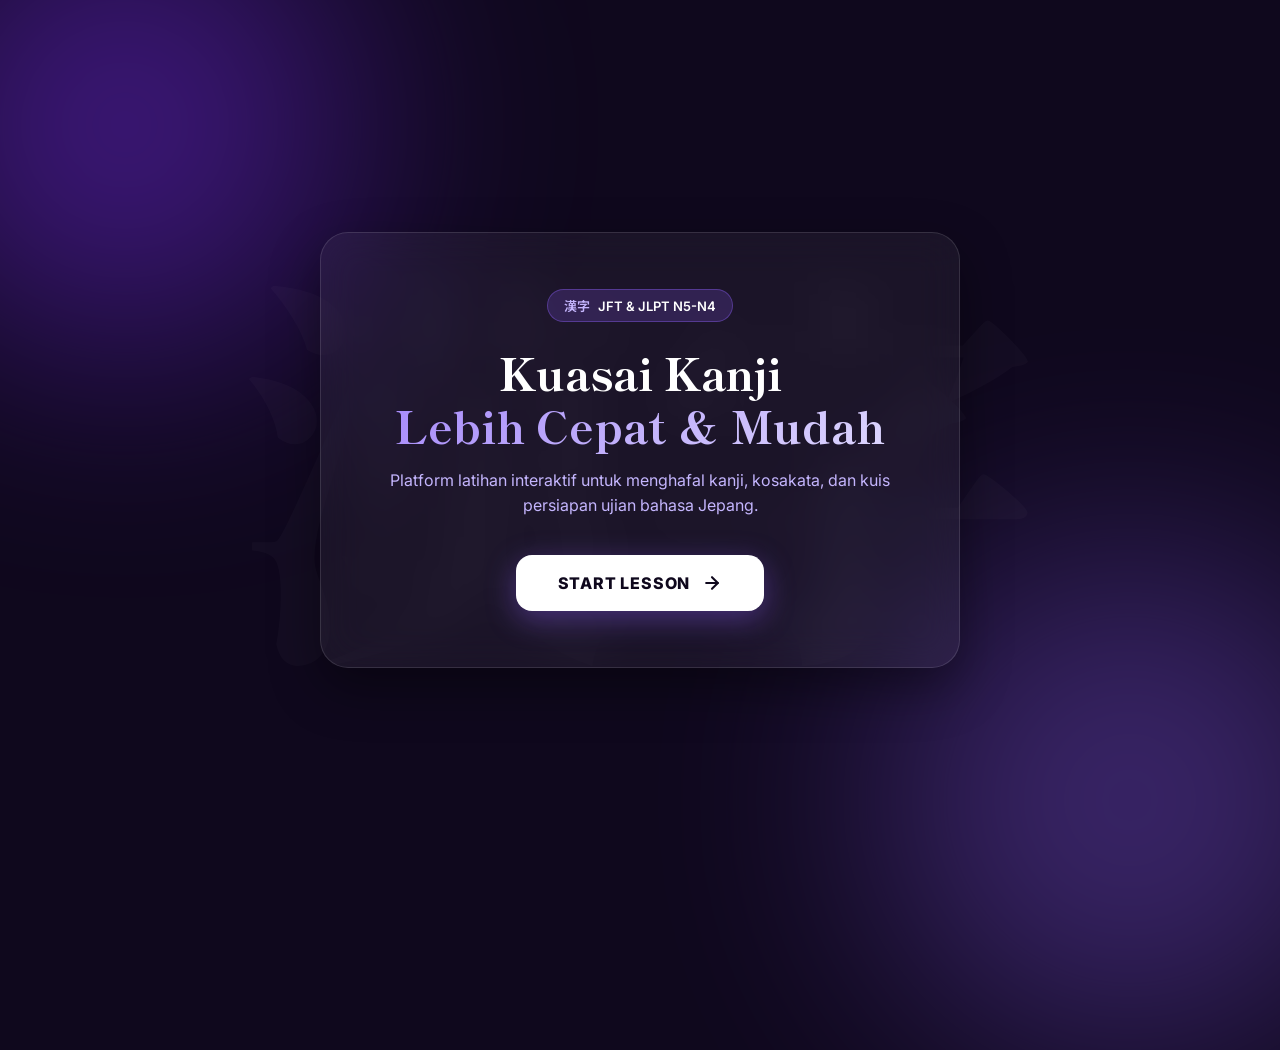
<file: index.html>
<!DOCTYPE html>
<html lang="id">
<head>
  <meta charset="UTF-8">
  <meta name="viewport" content="width=device-width, initial-scale=1.0">
  <title>Kanji Learning — Mulai Belajar</title>
  
  <!-- Google Fonts -->
  <link rel="preconnect" href="https://fonts.googleapis.com">
  <link rel="preconnect" href="https://fonts.gstatic.com" crossorigin>
  <link href="https://fonts.googleapis.com/css2?family=Shippori+Mincho:wght@700;800&family=Noto+Sans+JP:wght@500;700&family=Inter:wght@400;600;700;800&display=swap" rel="stylesheet">
  
  <!-- CSS Utama -->
  <link rel="stylesheet" href="style.css">
</head>
<body>

  <!-- Background Ambient Glow -->
  <div class="bg-glow">
    <div class="orb orb-1"></div>
    <div class="orb orb-2"></div>
  </div>

  <!-- Watermark Kanji Hiasan -->
  <div class="stamp-kanji" aria-hidden="true">漢字</div>

  <!-- Kontainer Utama -->
  <main class="welcome-container">
    <div class="badge-tag">
      <span class="badge-icon">漢字</span> JFT & JLPT N5-N4
    </div>

    <h1 class="main-title">
      Kuasai Kanji<br>
      <span class="title-highlight">Lebih Cepat & Mudah</span>
    </h1>

    <p class="main-description">
      Platform latihan interaktif untuk menghafal kanji, kosakata, dan kuis persiapan ujian bahasa Jepang.
    </p>

    <!-- Tombol Start Utamakan Menggunakan Href -->
    <div class="action-wrapper">
      <a href="./A/index.html" class="btn-start" id="btnStart">
        <span>START LESSON</span>
        <svg class="arrow-icon" viewBox="0 0 24 24" fill="none" stroke="currentColor" stroke-width="2.5" stroke-linecap="round" stroke-linejoin="round">
          <line x1="5" y1="12" x2="19" y2="12"></line>
          <polyline points="12 5 19 12 12 19"></polyline>
        </svg>
      </a>
    </div>
  </main>

  <!-- Script JS -->
  <script src="script.js"></script>
</body>
</html>
</file>
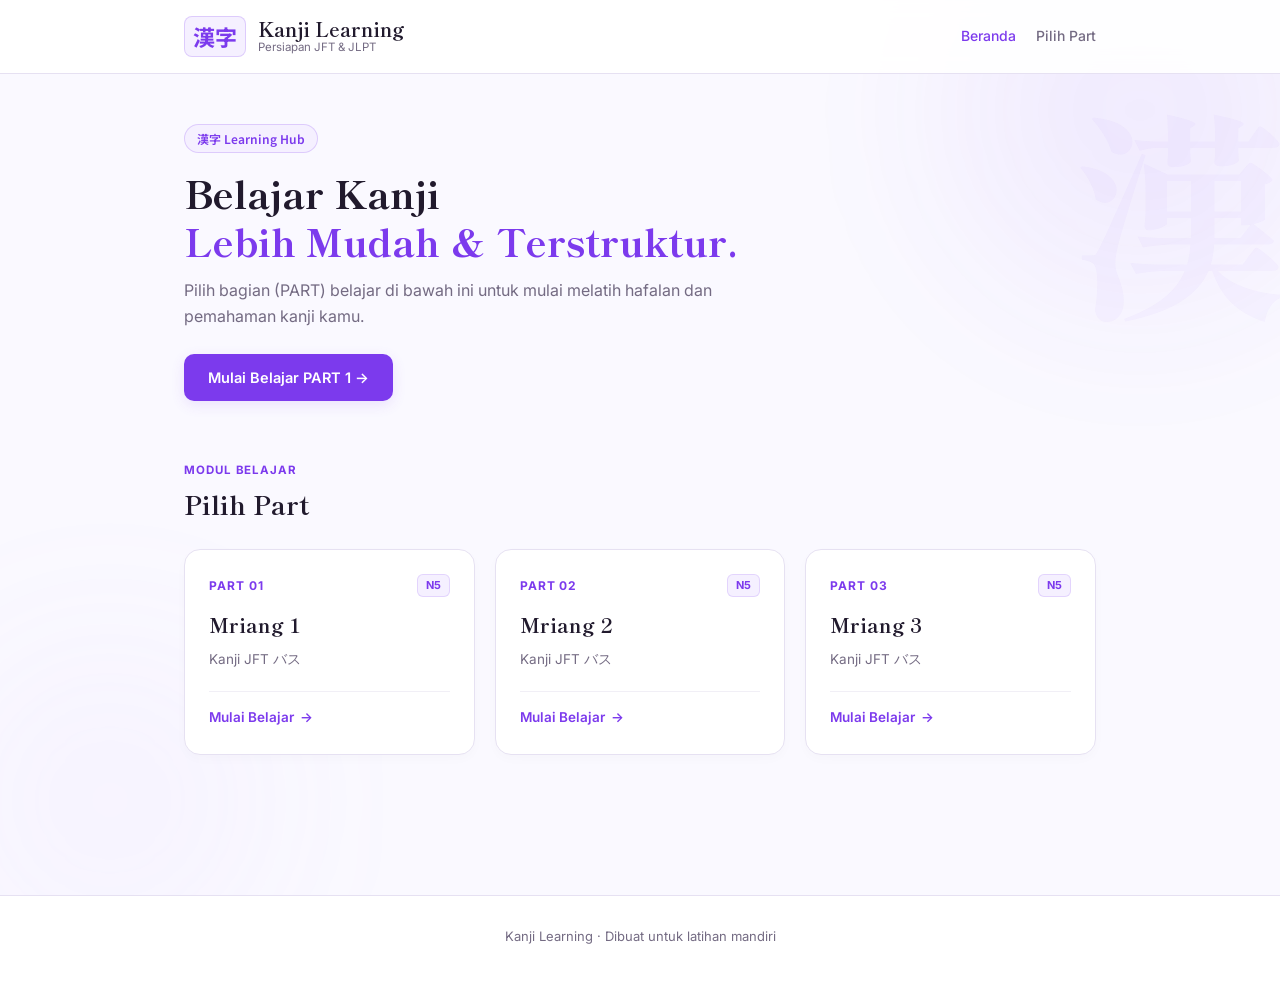
<file: A Tampilan Utama/index.html>
<!DOCTYPE html>
<html lang="id">
<head>
  <meta charset="UTF-8">
  <meta name="viewport" content="width=device-width, initial-scale=1.0">
  <title>Kanji Learning — Menu Utama</title>
  
  <!-- Google Fonts -->
  <link rel="preconnect" href="https://fonts.googleapis.com">
  <link rel="preconnect" href="https://fonts.gstatic.com" crossorigin>
  <link href="https://fonts.googleapis.com/css2?family=Shippori+Mincho:wght@600;700;800&family=Noto+Sans+JP:wght@400;500;700&family=Inter:wght@400;500;600;700&display=swap" rel="stylesheet">
  
  <link rel="stylesheet" href="style.css">
</head>
<body>

  <!-- Animasi Background Ambient Glow -->
  <div class="bg-animation">
    <div class="orb orb-1"></div>
    <div class="orb orb-2"></div>
  </div>

  <!-- Watermark Kanji Hiasan -->
  <div class="stamp" aria-hidden="true">漢</div>

  <!-- Header / Navbar Sederhana -->
  <header class="site-header">
    <div class="nav-container">
      <a href="../PART 1/index.html" class="brand">
        <span class="brand-mark">漢字</span>
        <div class="brand-text">
          <span class="brand-title">Kanji Learning</span>
          <span class="brand-sub">Persiapan JFT & JLPT</span>
        </div>
      </a>
      <nav class="nav-links">
        <a href="index.html" class="nav-link active">Beranda</a>
        <a href="#materi" class="nav-link">Pilih Part</a>
      </nav>
    </div>
  </header>

  <main class="page">

    <!-- Hero / Lead Section -->
    <section class="hero">
      <span class="badge">漢字 Learning Hub</span>
      <h1 class="hero-title">Belajar Kanji<br><span class="highlight">Lebih Mudah & Terstruktur.</span></h1>
      <p class="hero-sub">Pilih bagian (PART) belajar di bawah ini untuk mulai melatih hafalan dan pemahaman kanji kamu.</p>
      <div class="hero-action">
        <a href="../PART 1/index.html" class="btn btn-primary">Mulai Belajar PART 1 →</a>
      </div>
    </section>

    <!-- Section Part / Materi Belajar -->
    <section class="section-block" id="materi">
      <div class="section-head">
        <span class="eyebrow">MODUL BELAJAR</span>
        <h2 class="section-title">Pilih Part</h2>
      </div>

      <div class="part-grid">
        
        <!-- PART 01 CARD -->
        <a class="part-card" href="../PART 1/index.html">
          <div class="part-card-header">
            <span class="part-index">PART 01</span>
            <span class="part-level">N5</span>
          </div>
          <h3 class="part-title">Mriang 1</h3>
          <p class="part-desc">Kanji JFT バス</p>
          <div class="part-footer">
            <span class="part-cta">Mulai Belajar <span class="arrow">→</span></span>
          </div>
        </a>

        <!-- PART 02 CARD -->
        <a class="part-card" href="../PART 2/index.html">
          <div class="part-card-header">
            <span class="part-index">PART 02</span>
            <span class="part-level">N5</span>
          </div>
          <h3 class="part-title">Mriang 2</h3>
          <p class="part-desc">Kanji JFT バス</p>
          <div class="part-footer">
            <span class="part-cta">Mulai Belajar <span class="arrow">→</span></span>
          </div>
        </a>

        <!-- PART 03 CARD -->
        <a class="part-card" href="../PART 3/index.html">
          <div class="part-card-header">
            <span class="part-index">PART 03</span>
            <span class="part-level">N5</span>
          </div>
          <h3 class="part-title">Mriang 3</h3>
          <p class="part-desc">Kanji JFT バス</p>
          <div class="part-footer">
            <span class="part-cta">Mulai Belajar <span class="arrow">→</span></span>
          </div>
        </a>
        <!-- =========================================================
             TAMBAHKAN PART BARU DI SINI
             
             Salin struktur .part-card di atas jika ingin membuat 
             PART 2, PART 3, dst.
             
             Contoh Template PART 02:
             <a class="part-card" href="PART 2/index.html">
               <div class="part-card-header">
                 <span class="part-index">PART 02</span>
                 <span class="part-level">N5</span>
               </div>
               <h3 class="part-title">Kehidupan Sehari-hari</h3>
               <p class="part-desc">Kanji aktivitas, makan-minum, dan fasilitas umum.</p>
               <div class="part-footer">
                 <span class="part-cta">Mulai Belajar <span class="arrow">→</span></span>
               </div>
             </a>
        ========================================================= -->

      </div>
    </section>

  </main>

  <!-- Footer Minimalis -->
  <footer class="site-footer">
    <p>Kanji Learning · Dibuat untuk latihan mandiri</p>
  </footer>

  <script src="script.js"></script>
</body>
</html>
</file>
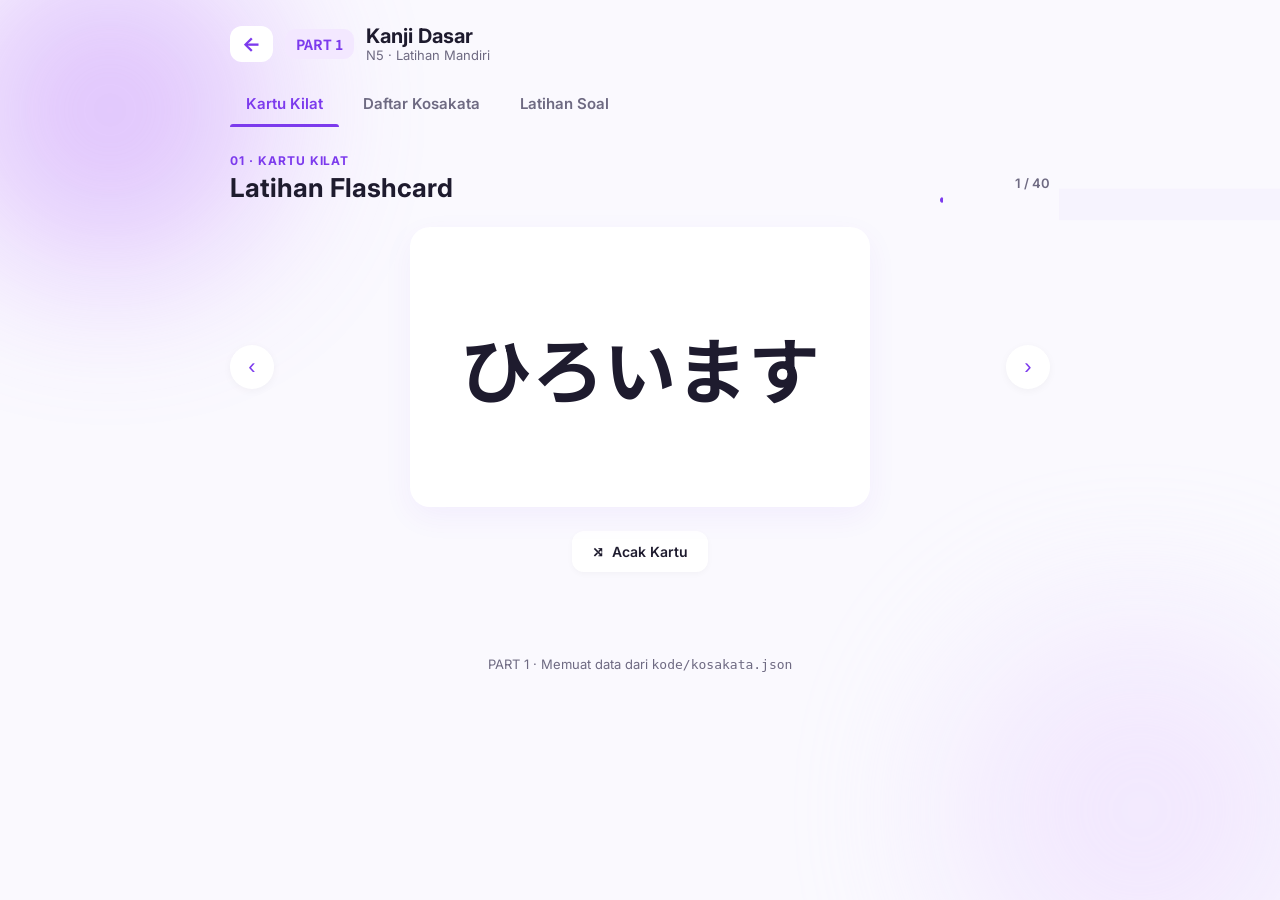
<file: PART 1/index.html>
<!DOCTYPE html>
<html lang="id">
<head>
  <meta charset="UTF-8">
  <meta name="viewport" content="width=device-width, initial-scale=1.0">
  <title>PART 1 — Kanji & Kosakata Dasar</title>
  
  <!-- Google Fonts -->
  <link rel="preconnect" href="https://fonts.googleapis.com">
  <link rel="preconnect" href="https://fonts.gstatic.com" crossorigin>
  <link href="https://fonts.googleapis.com/css2?family=Shippori+Mincho:wght@600;700;800&family=Noto+Sans+JP:wght@400;500;700&family=Inter:wght@400;500;600;700&display=swap" rel="stylesheet">
  
  <link rel="stylesheet" href="style.css">
</head>
<body>

  <!-- Animasi Background Glow -->
  <div class="bg-animation">
    <div class="orb orb-1"></div>
    <div class="orb orb-2"></div>
  </div>

  <!-- Watermark Kanji Hiasan -->
  <div class="stamp" aria-hidden="true">一</div>

  <!-- Header & Tab Navigation -->
  <header class="site-header">
    <div class="header-container">
      <div class="brand">
        <a href="../index.html" class="btn-back" title="Kembali ke Menu Utama">←</a>
        <span class="brand-mark">PART 1</span>
        <div class="brand-text">
          <span class="brand-title">Kanji Dasar</span>
          <span class="brand-sub">N5 · Latihan Mandiri</span>
        </div>
      </div>

      <nav class="tab-nav" id="tab-nav">
        <button class="tab-btn is-active" data-tab="kartu">Kartu Kilat</button>
        <button class="tab-btn" data-tab="daftar">Daftar Kosakata</button>
        <button class="tab-btn" data-tab="kuis">Latihan Soal</button>
      </nav>
    </div>
  </header>

  <main class="page">

    <!-- ============ TAB 1: KARTU KILAT ============ -->
    <section class="tab-panel is-active" id="panel-kartu">
      <div class="panel-head">
        <div>
          <p class="eyebrow">01 · KARTU KILAT</p>
          <h1>Latihan Flashcard</h1>
        </div>
        <div class="deck-meta">
          <span id="card-counter">1 / --</span>
          <div class="progress-track">
            <div class="progress-fill" id="card-progress"></div>
          </div>
        </div>
      </div>

      <div class="card-stage">
        <button class="stage-nav" id="btn-prev" aria-label="Kartu sebelumnya">‹</button>

        <div class="flashcard" id="flashcard" tabindex="0">
          <div class="flashcard-inner" id="flashcard-inner">
            <div class="flashcard-face flashcard-front">
              <span class="kanji-big" id="fc-kanji">--</span>
            </div>
            <div class="flashcard-face flashcard-back">
              <span class="furigana-big" id="fc-furigana">--</span>
              <span class="arti-line" id="fc-arti">--</span>
            </div>
          </div>
        </div>

        <button class="stage-nav" id="btn-next" aria-label="Kartu berikutnya">›</button>
      </div>

      <div class="deck-controls">
        <button class="ghost-btn" id="btn-shuffle">
          <span>⤭</span> Acak Kartu
        </button>
      </div>
    </section>

    <!-- ============ TAB 2: DAFTAR KOSAKATA ============ -->
    <section class="tab-panel" id="panel-daftar">
      <div class="panel-head">
        <div>
          <p class="eyebrow">02 · DAFTAR KOSAKATA</p>
          <h1>Semua Kata PART 1</h1>
        </div>
      </div>

      <div class="search-row">
        <input type="text" id="search-input" placeholder="Cari kanji, furigana, atau arti...">
      </div>

      <div class="vocab-list" id="vocab-list">
        <!-- Diisi secara dinamis via js/script.js -->
      </div>
    </section>

    <!-- ============ TAB 3: LATIHAN SOAL ============ -->
    <section class="tab-panel" id="panel-kuis">
      <div class="panel-head">
        <div>
          <p class="eyebrow">03 · LATIHAN SOAL</p>

          <h1>Uji Cara Baca Kanji</h1>
        </div>
        <span class="quiz-progress" id="quiz-progress">Soal 1</span>
      </div>

      <div class="quiz-box">
        <p class="quiz-instruction">Pilih cara baca (furigana) yang tepat:</p>
        <span class="quiz-kanji" id="quiz-kanji">--</span>

        <div class="quiz-options" id="quiz-options">
          <!-- Diisi secara dinamis via js/script.js -->
        </div>

        <button class="ghost-btn" id="quiz-next" style="display:none;">Soal Berikutnya →</button>
      </div>
    </section>

  </main>

  <!-- Footer -->
  <footer class="site-footer">
    <p>PART 1 · Memuat data dari <code>kode/kosakata.json</code></p>
  </footer>

  <script src="js/script.js"></script>
</body>
</html>
</file>
<file: style.css>
/* =========================================================
   THEME SETUP: UNGU DOMINAN & PUTIH
========================================================= */
:root {
  --bg-dark-purple:   #0F081D;
  --purple-main:      #6D28D9;
  --purple-light:     #8B5CF6;
  --purple-glow:      rgba(139, 92, 246, 0.4);
  
  --text-white:       #FFFFFF;
  --text-muted:       #C4B5FD;
  --card-bg:          rgba(255, 255, 255, 0.05);
  --card-border:      rgba(255, 255, 255, 0.12);

  --font-title: 'Shippori Mincho', serif;
  --font-body:  'Inter', sans-serif;
  --font-jp:    'Noto Sans JP', sans-serif;
}

/* RESET */
* {
  margin: 0;
  padding: 0;
  box-sizing: border-box;
}

body {
  font-family: var(--font-body);
  background-color: var(--bg-dark-purple);
  color: var(--text-white);
  min-height: 100vh;
  display: flex;
  justify-content: center;
  align-items: center;
  position: relative;
  overflow: hidden;
  padding: 24px;

  /* Transisi Fade-In Awal */
  opacity: 0;
  transform: scale(0.98);
  transition: opacity 0.6s ease, transform 0.6s ease;
}

body.page-loaded {
  opacity: 1;
  transform: scale(1);
}

/* BACKGROUND AMBIENT GLOW */
.bg-glow {
  position: absolute;
  top: 0;
  left: 0;
  width: 100%;
  height: 100%;
  z-index: 0;
  pointer-events: none;
}

.orb {
  position: absolute;
  border-radius: 50%;
  filter: blur(120px);
}

.orb-1 {
  width: 450px;
  height: 450px;
  background: var(--purple-main);
  top: -100px;
  left: -100px;
  opacity: 0.5;
}

.orb-2 {
  width: 500px;
  height: 500px;
  background: var(--purple-light);
  bottom: -150px;
  right: -100px;
  opacity: 0.35;
}

/* WATERMARK KANJI */
.stamp-kanji {
  position: absolute;
  font-family: var(--font-title);
  font-size: 32vw;
  color: #FFFFFF;
  opacity: 0.02;
  font-weight: 800;
  user-select: none;
  pointer-events: none;
  z-index: 0;
}

/* MAIN CONTAINER */
.welcome-container {
  position: relative;
  z-index: 10;
  max-width: 640px;
  text-align: center;
  background: var(--card-bg);
  border: 1px solid var(--card-border);
  backdrop-filter: blur(20px);
  padding: 56px 40px;
  border-radius: 28px;
  box-shadow: 0 20px 50px rgba(0, 0, 0, 0.4);
}

/* BADGE TAG */
.badge-tag {
  display: inline-flex;
  align-items: center;
  gap: 8px;
  background: rgba(139, 92, 246, 0.2);
  border: 1px solid rgba(139, 92, 246, 0.4);
  color: var(--text-white);
  padding: 6px 16px;
  border-radius: 99px;
  font-size: 13px;
  font-weight: 600;
  margin-bottom: 24px;
}

.badge-icon {
  font-family: var(--font-jp);
  color: var(--text-muted);
}

/* JUDUL UTAMA */
.main-title {
  font-family: var(--font-title);
  font-size: 44px;
  line-height: 1.2;
  font-weight: 800;
  margin-bottom: 16px;
  color: var(--text-white);
}

.title-highlight {
  color: var(--purple-light);
  background: linear-gradient(135deg, #A78BFA, #DDD6FE);
  -webkit-background-clip: text;
  -webkit-text-fill-color: transparent;
}

/* DESKRIPSI */
.main-description {
  font-size: 16px;
  color: var(--text-muted);
  line-height: 1.6;
  margin-bottom: 36px;
}

/* TOMBOL START (HREF) */
.action-wrapper {
  display: flex;
  justify-content: center;
}

.btn-start {
  display: inline-flex;
  align-items: center;
  gap: 12px;
  background: #FFFFFF;
  color: var(--bg-dark-purple);
  font-size: 16px;
  font-weight: 800;
  letter-spacing: 0.05em;
  padding: 18px 42px;
  border-radius: 16px;
  text-decoration: none;
  box-shadow: 0 8px 30px var(--purple-glow);
  transition: all 0.3s cubic-bezier(0.175, 0.885, 0.32, 1.275);
}

.arrow-icon {
  width: 20px;
  height: 20px;
  transition: transform 0.3s ease;
}

.btn-start:hover {
  transform: translateY(-4px) scale(1.03);
  box-shadow: 0 14px 40px rgba(139, 92, 246, 0.6);
  background: #F3E8FF;
}

.btn-start:hover .arrow-icon {
  transform: translateX(6px);
}

.btn-start:active {
  transform: translateY(-1px) scale(0.99);
}

/* MOBILE RESPONSIVE */
@media (max-width: 600px) {
  .welcome-container {
    padding: 40px 24px;
  }
  
  .main-title {
    font-size: 32px;
  }
  
  .main-description {
    font-size: 14px;
  }
  
  .btn-start {
    width: 100%;
    justify-content: center;
    padding: 16px 28px;
  }
}
</file>
<file: A Tampilan Utama/style.css>
/* =========================================================
   KANJI LEARNING — Minimalist Clean White & Soft Purple Glow
========================================================= */

:root {
  /* Dominan Putih & Netral */
  --bg-main:       #FAF9FF;
  --bg-card:       #FFFFFF;
  --border-color:  #E6E1F2;
  
  --text-main:     #211A2D;
  --text-sub:      #746B83;

  /* Aksen Ungu tipis & lembut */
  --purple-primary: #7C3AED;
  --purple-hover:   #6D28D9;
  --purple-light:   #F5F0FF;
  --purple-glow:    rgba(124, 58, 237, 0.12);
  --purple-shadow:  rgba(124, 58, 237, 0.06);

  /* Typography */
  --font-display: 'Shippori Mincho', serif;
  --font-body:    'Inter', -apple-system, BlinkMacSystemFont, sans-serif;
  --font-jp:      'Noto Sans JP', sans-serif;

  --radius-card: 16px;
  --radius-btn:  10px;
}

* { 
  margin: 0; 
  padding: 0; 
  box-sizing: border-box; 
}

html {
  scroll-behavior: smooth;
}

body {
  font-family: var(--font-body);
  background-color: var(--bg-main);
  color: var(--text-main);
  min-height: 100vh;
  position: relative;
  overflow-x: hidden;
  line-height: 1.6;
}

/* ---------- Animasi Background Glow ---------- */
.bg-animation {
  position: fixed;
  top: 0;
  left: 0;
  width: 100%;
  height: 100%;
  z-index: -1;
  pointer-events: none;
}

.orb {
  position: absolute;
  border-radius: 50%;
  filter: blur(90px);
  opacity: 0.6;
  animation: floatOrb 16s ease-in-out infinite alternate;
}

.orb-1 {
  width: 380px;
  height: 380px;
  background: var(--purple-glow);
  top: -80px;
  right: -50px;
}

.orb-2 {
  width: 320px;
  height: 320px;
  background: rgba(190, 160, 255, 0.10);
  bottom: -60px;
  left: -50px;
  animation-delay: -8s;
}

@keyframes floatOrb {
  0% { transform: translate(0, 0) scale(1); }
  50% { transform: translate(30px, -30px) scale(1.05); }
  100% { transform: translate(-20px, 20px) scale(0.95); }
}

/* Watermark Kanji */
.stamp {
  position: fixed;
  top: 30px;
  right: -10px;
  font-family: var(--font-display);
  font-size: 220px;
  font-weight: 700;
  color: var(--purple-primary);
  opacity: 0.03;
  pointer-events: none;
  user-select: none;
  z-index: 0;
}

/* ---------- Header & Navbar ---------- */
.site-header {
  position: sticky;
  top: 0;
  background: rgba(255, 255, 255, 0.9);
  backdrop-filter: blur(10px);
  border-bottom: 1px solid var(--border-color);
  z-index: 100;
}

.nav-container {
  max-width: 960px;
  margin: 0 auto;
  padding: 16px 24px;
  display: flex;
  align-items: center;
  justify-content: space-between;
}

.brand {
  display: flex;
  align-items: center;
  gap: 12px;
  text-decoration: none;
}

.brand-mark {
  font-family: var(--font-jp);
  font-size: 22px;
  font-weight: 700;
  color: var(--purple-primary);
  border: 1px solid rgba(124, 58, 237, 0.2);
  border-radius: 8px;
  padding: 2px 8px;
  background: var(--purple-light);
}

.brand-text { 
  display: flex; 
  flex-direction: column; 
  line-height: 1.2; 
}

.brand-title {
  font-family: var(--font-display);
  font-size: 19px;
  font-weight: 700;
  color: var(--text-main);
}

.brand-sub {
  font-size: 11.5px;
  color: var(--text-sub);
}

.nav-links {
  display: flex;
  gap: 20px;
}

.nav-link {
  text-decoration: none;
  color: var(--text-sub);
  font-weight: 500;
  font-size: 14px;
  transition: color 0.2s ease;
}

.nav-link:hover, 
.nav-link.active {
  color: var(--purple-primary);
}

/* ---------- Layout Main ---------- */
.page {
  max-width: 960px;
  margin: 0 auto;
  padding: 50px 24px 80px;
  position: relative;
  z-index: 1;
}

/* ---------- Hero Section ---------- */
.hero {
  margin-bottom: 60px;
}

.badge {
  display: inline-block;
  font-size: 12px;
  font-family: var(--font-jp);
  font-weight: 600;
  color: var(--purple-primary);
  background: var(--purple-light);
  border: 1px solid rgba(124, 58, 237, 0.2);
  padding: 4px 12px;
  border-radius: 999px;
  margin-bottom: 16px;
}

.hero-title {
  font-family: var(--font-display);
  font-size: 38px;
  font-weight: 800;
  color: var(--text-main);
  line-height: 1.25;
  margin-bottom: 14px;
}

.hero-title .highlight {
  color: var(--purple-primary);
}

.hero-sub {
  font-size: 16px;
  color: var(--text-sub);
  max-width: 540px;
  margin-bottom: 24px;
}

.btn {
  display: inline-flex;
  align-items: center;
  padding: 12px 24px;
  border-radius: var(--radius-btn);
  font-weight: 600;
  font-size: 14.5px;
  text-decoration: none;
  transition: all 0.2s ease;
}

.btn-primary {
  background: var(--purple-primary);
  color: #FFFFFF;
  box-shadow: 0 4px 14px var(--purple-glow);
}

.btn-primary:hover {
  background: var(--purple-hover);
  transform: translateY(-2px);
  box-shadow: 0 6px 20px rgba(124, 58, 237, 0.25);
}

/* ---------- Section Block ---------- */
.section-block {
  margin-bottom: 60px;
}

.section-head {
  margin-bottom: 24px;
}

.eyebrow {
  font-size: 11.5px;
  font-weight: 700;
  letter-spacing: 0.08em;
  color: var(--purple-primary);
  margin-bottom: 4px;
  display: block;
}

.section-title {
  font-family: var(--font-display);
  font-size: 26px;
  font-weight: 700;
  color: var(--text-main);
}

/* ---------- Part Grid & Card ---------- */
.part-grid {
  display: grid;
  grid-template-columns: repeat(auto-fill, minmax(280px, 1fr));
  gap: 20px;
}

.part-card {
  display: flex;
  flex-direction: column;
  background: var(--bg-card);
  border: 1px solid var(--border-color);
  border-radius: var(--radius-card);
  padding: 24px;
  text-decoration: none;
  color: var(--text-main);
  box-shadow: 0 4px 12px rgba(0, 0, 0, 0.02);
  transition: all 0.25s ease;
  position: relative;
}

/* Glow & Hover Effect dengan Aksen Ungu */
.part-card:hover {
  transform: translateY(-4px);
  border-color: rgba(124, 58, 237, 0.4);
  box-shadow: 0 10px 24px var(--purple-shadow);
}

.part-card-header {
  display: flex;
  justify-content: space-between;
  align-items: center;
  margin-bottom: 12px;
}

.part-index {
  font-size: 12px;
  font-weight: 700;
  letter-spacing: 0.08em;
  color: var(--purple-primary);
}

.part-level {
  font-size: 11px;
  font-weight: 700;
  background: var(--purple-light);
  color: var(--purple-primary);
  padding: 2px 8px;
  border-radius: 6px;
  border: 1px solid rgba(124, 58, 237, 0.15);
}

.part-title {
  font-family: var(--font-display);
  font-size: 20px;
  font-weight: 700;
  color: var(--text-main);
  margin-bottom: 8px;
}

.part-desc {
  font-size: 13.5px;
  color: var(--text-sub);
  margin-bottom: 20px;
  flex-grow: 1;
}

.part-footer {
  padding-top: 12px;
  border-top: 1px solid #F1EFF6;
}

.part-cta {
  font-size: 13.5px;
  font-weight: 600;
  color: var(--purple-primary);
  display: inline-flex;
  align-items: center;
  gap: 6px;
}

.part-card:hover .part-cta .arrow {
  transform: translateX(4px);
  transition: transform 0.2s ease;
}

/* ---------- Footer ---------- */
.site-footer {
  text-align: center;
  font-size: 13px;
  color: var(--text-sub);
  padding: 30px 20px 50px;
  border-top: 1px solid var(--border-color);
  background: var(--bg-card);
}

/* Mobile Responsive */
@media (max-width: 600px) {
  .hero-title { 
    font-size: 30px; 
  }

  .page { 
    padding-top: 30px; 
  }
}
</file>
<file: PART 1/style.css>
/* =========================================================
   KOTOBA DAYU — Clean White & Soft Purple Theme
   Dominan putih bersih, aksen ungu lembut & tipografi sangat jelas
========================================================= */

:root {
  --bg-main:       #faf9fe;
  --card-bg:       #ffffff;
  --text-main:     #1e1b2e;
  --text-muted:    #6e6a82;
  --border-color:  #ea9eb;
  
  /* Aksen Ungu */
  --purple-primary: #7c3aed;
  --purple-light:   #f3e8ff;
  --purple-soft:    #a855f7;
  --purple-dark:    #5b21b6;
  
  /* Indikator Status */
  --success-bg:     #dcfce7;
  --success-color:  #166534;
  --error-bg:       #fee2e2;
  --error-color:    #991b1b;

  /* Font - Mudah Dibaca & Jelas */
  --font-body: 'Inter', -apple-system, BlinkMacSystemFont, sans-serif;
  --font-jp:   'Noto Sans JP', sans-serif;

  --radius-card: 20px;
  --radius-btn:  12px;
}

* {
  margin: 0;
  padding: 0;
  box-sizing: border-box;
}

body {
  font-family: var(--font-body);
  background-color: var(--bg-main);
  color: var(--text-main);
  min-height: 100vh;
  position: relative;
  overflow-x: hidden;
}

/* ---------- Animasi Background (Glowing Orbs) ---------- */
.bg-animation {
  position: fixed;
  inset: 0;
  pointer-events: none;
  z-index: 0;
  overflow: hidden;
}

.orb {
  position: absolute;
  border-radius: 50%;
  filter: blur(80px);
  opacity: 0.45;
  animation: floatOrb 12s infinite alternate ease-in-out;
}

.orb-1 {
  width: 320px;
  height: 320px;
  background: #c084fc;
  top: -50px;
  left: -50px;
}

.orb-2 {
  width: 380px;
  height: 380px;
  background: #e9d5ff;
  bottom: -100px;
  right: -50px;
  animation-delay: -6s;
}

@keyframes floatOrb {
  0% { transform: translate(0, 0) scale(1); }
  50% { transform: translate(30px, 40px) scale(1.08); }
  100% { transform: translate(-20px, 20px) scale(0.95); }
}

/* Watermark Kanji */
.stamp {
  position: fixed;
  top: 20px;
  right: -10px;
  font-family: var(--font-jp);
  font-size: 240px;
  font-weight: 700;
  color: var(--purple-primary);
  opacity: 0.03;
  pointer-events: none;
  user-select: none;
  z-index: 0;
}

/* ---------- Header & Navigasi ---------- */
.site-header {
  padding: 24px 20px 0;
  max-width: 860px;
  margin: 0 auto;
  position: relative;
  z-index: 1;
}

.header-container {
  display: flex;
  flex-direction: column;
  gap: 18px;
}

.brand {
  display: flex;
  align-items: center;
  gap: 12px;
}

.btn-back {
  text-decoration: none;
  font-size: 20px;
  color: var(--purple-primary);
  font-weight: bold;
  padding: 6px 12px;
  border-radius: var(--radius-btn);
  background: var(--card-bg);
  border: 1px solid var(--border-color);
  transition: all 0.2s ease;
}

.btn-back:hover {
  background: var(--purple-light);
}

.brand-mark {
  font-family: var(--font-jp);
  font-size: 14px;
  font-weight: 700;
  color: var(--purple-primary);
  border: 1.5px solid var(--purple-light);
  border-radius: 10px;
  padding: 4px 10px;
  background: var(--purple-light);
}

.brand-text {
  display: flex;
  flex-direction: column;
  line-height: 1.2;
}

.brand-title {
  font-size: 20px;
  font-weight: 700;
  color: var(--text-main);
}

.brand-sub {
  font-size: 13px;
  color: var(--text-muted);
}

.tab-nav {
  display: flex;
  gap: 8px;
  border-bottom: 2px solid var(--border-color);
}

.tab-btn {
  appearance: none;
  border: none;
  background: none;
  font-family: var(--font-body);
  font-size: 15px;
  font-weight: 600;
  color: var(--text-muted);
  padding: 12px 16px;
  cursor: pointer;
  position: relative;
  transition: color 0.2s ease;
}

.tab-btn::after {
  content: "";
  position: absolute;
  left: 0;
  right: 0;
  bottom: -2px;
  height: 3px;
  background: var(--purple-primary);
  border-radius: 3px 3px 0 0;
  transform: scaleX(0);
  transition: transform 0.25s ease;
}

.tab-btn.is-active {
  color: var(--purple-primary);
}

.tab-btn.is-active::after {
  transform: scaleX(1);
}

.tab-btn:hover {
  color: var(--purple-primary);
}

/* ---------- Layout Main ---------- */
.page {
  max-width: 860px;
  margin: 0 auto;
  padding: 28px 20px 60px;
  position: relative;
  z-index: 1;
}

.tab-panel {
  display: none;
}

.tab-panel.is-active {
  display: block;
  animation: fadeIn 0.3s ease;
}

@keyframes fadeIn {
  from { opacity: 0; transform: translateY(8px); }
  to   { opacity: 1; transform: translateY(0); }
}

.panel-head {
  display: flex;
  align-items: flex-end;
  justify-content: space-between;
  gap: 14px;
  margin-bottom: 24px;
}

.eyebrow {
  font-size: 12px;
  letter-spacing: 0.08em;
  color: var(--purple-primary);
  font-weight: 700;
  margin-bottom: 4px;
}

.panel-head h1 {
  font-size: 26px;
  font-weight: 700;
  color: var(--text-main);
}

/* ---------- Flashcard Section ---------- */
.deck-meta {
  display: flex;
  flex-direction: column;
  align-items: flex-end;
  gap: 6px;
  font-size: 13px;
  color: var(--text-muted);
  font-weight: 600;
}

.progress-track {
  width: 110px;
  height: 6px;
  background: var(--border-color);
  border-radius: 999px;
  overflow: hidden;
}

.progress-fill {
  height: 100%;
  background: var(--purple-primary);
  border-radius: 999px;
  transition: width 0.3s ease;
}

.card-stage {
  display: flex;
  align-items: center;
  gap: 16px;
}

.stage-nav {
  flex-shrink: 0;
  width: 44px;
  height: 44px;
  border-radius: 50%;
  border: 1px solid var(--border-color);
  background: var(--card-bg);
  color: var(--purple-primary);
  font-size: 22px;
  display: flex;
  align-items: center;
  justify-content: center;
  cursor: pointer;
  box-shadow: 0 2px 8px rgba(0, 0, 0, 0.04);
  transition: all 0.2s ease;
}

.stage-nav:hover {
  background: var(--purple-light);
  border-color: var(--purple-soft);
  transform: scale(1.05);
}

.flashcard {
  flex: 1;
  height: 280px;
  max-width: 460px;
  margin: 0 auto;
  perspective: 1000px;
  cursor: pointer;
}

.flashcard-inner {
  position: relative;
  width: 100%;
  height: 100%;
  transition: transform 0.5s cubic-bezier(0.4, 0.1, 0.2, 1);
  transform-style: preserve-3d;
}

.flashcard.is-flipped .flashcard-inner {
  transform: rotateY(180deg);
}

.flashcard-face {
  position: absolute;
  inset: 0;
  backface-visibility: hidden;
  border-radius: var(--radius-card);
  border: 1px solid var(--border-color);
  background: var(--card-bg);
  box-shadow: 0 10px 30px rgba(124, 58, 237, 0.06);
  display: flex;
  flex-direction: column;
  align-items: center;
  justify-content: center;
  gap: 12px;
  text-align: center;
  padding: 24px;
}

.flashcard-back {
  transform: rotateY(180deg);
}

.kanji-big {
  font-family: var(--font-jp);
  font-size: 72px;
  font-weight: 700;
  color: var(--text-main);
}

.furigana-big {
  font-family: var(--font-jp);
  font-size: 32px;
  font-weight: 500;
  color: var(--purple-primary);
}

.arti-line {
  font-size: 18px;
  color: var(--text-main);
  font-weight: 600;
}

/* Animasi Slide saat Ganti Kartu */
.slide-out-left {
  animation: slideOutLeft 0.2s forwards ease-in;
}

.slide-in-right {
  animation: slideInRight 0.2s forwards ease-out;
}

.slide-out-right {
  animation: slideOutRight 0.2s forwards ease-in;
}

.slide-in-left {
  animation: slideInLeft 0.2s forwards ease-out;
}

@keyframes slideOutLeft {
  to { opacity: 0; transform: translateX(-40px); }
}

@keyframes slideInRight {
  from { opacity: 0; transform: translateX(40px); }
  to { opacity: 1; transform: translateX(0); }
}

@keyframes slideOutRight {
  to { opacity: 0; transform: translateX(40px); }
}

@keyframes slideInLeft {
  from { opacity: 0; transform: translateX(-40px); }
  to { opacity: 1; transform: translateX(0); }
}

.deck-controls {
  display: flex;
  justify-content: center;
  margin-top: 24px;
}

.ghost-btn {
  appearance: none;
  border: 1px solid var(--border-color);
  background: var(--card-bg);
  color: var(--text-main);
  font-family: var(--font-body);
  font-size: 14px;
  font-weight: 600;
  border-radius: var(--radius-btn);
  padding: 12px 20px;
  cursor: pointer;
  display: inline-flex;
  align-items: center;
  gap: 8px;
  box-shadow: 0 2px 6px rgba(0, 0, 0, 0.03);
  transition: all 0.2s ease;
}

.ghost-btn:hover {
  border-color: var(--purple-soft);
  color: var(--purple-primary);
  background: var(--purple-light);
}

/* ---------- Daftar Kosakata ---------- */
.search-row {
  margin-bottom: 20px;
}

#search-input {
  width: 100%;
  height: 48px;
  padding: 0 18px;
  border-radius: var(--radius-btn);
  border: 1px solid var(--border-color);
  background: var(--card-bg);
  font-family: var(--font-body);
  font-size: 15px;
  color: var(--text-main);
  outline: none;
  transition: border-color 0.2s ease, box-shadow 0.2s ease;
}

#search-input:focus {
  border-color: var(--purple-soft);
  box-shadow: 0 0 0 3px rgba(168, 85, 247, 0.15);
}

.vocab-list {
  display: flex;
  flex-direction: column;
  gap: 12px;
}

.vocab-row {
  display: flex;
  align-items: center;
  gap: 16px;
  padding: 16px 20px;
  border-radius: 16px;
  border: 1px solid var(--border-color);
  background: var(--card-bg);
  transition: all 0.2s ease;
}

.vocab-row:hover {
  border-color: var(--purple-soft);
  transform: translateY(-2px);
  box-shadow: 0 6px 16px rgba(124, 58, 237, 0.05);
}

.vocab-kj {
  display: flex;
  flex-direction: column;
  min-width: 90px;
}

.vocab-kj .kanji {
  font-family: var(--font-jp);
  font-size: 24px;
  font-weight: 700;
  color: var(--text-main);
}

.vocab-kj .furigana {
  font-family: var(--font-jp);
  font-size: 13px;
  color: var(--purple-primary);
  font-weight: 600;
}

.vocab-arti {
  flex: 1;
  font-size: 15px;
  color: var(--text-muted);
}

.vocab-arti .romaji {
  display: block;
  font-size: 12px;
  color: var(--purple-soft);
  font-weight: 600;
  margin-bottom: 2px;
}

/* ---------- Latihan Soal ---------- */
.quiz-progress {
  font-size: 13px;
  font-weight: 600;
  color: var(--purple-primary);
  background: var(--purple-light);
  padding: 8px 16px;
  border-radius: 999px;
}

.quiz-box {
  background: var(--card-bg);
  border: 1px solid var(--border-color);
  border-radius: var(--radius-card);
  padding: 36px 28px;
  display: flex;
  flex-direction: column;
  align-items: center;
  gap: 24px;
  text-align: center;
  box-shadow: 0 10px 30px rgba(0, 0, 0, 0.02);
}

.quiz-instruction {
  font-size: 15px;
  color: var(--text-muted);
}

.quiz-kanji {
  font-family: var(--font-jp);
  font-size: 64px;
  font-weight: 700;
  color: var(--text-main);
}

.quiz-options {
  display: grid;
  grid-template-columns: repeat(2, 1fr);
  gap: 14px;
  width: 100%;
}

.quiz-opt {
  appearance: none;
  border: 1px solid var(--border-color);
  background: var(--bg-main);
  color: var(--text-main);
  font-family: var(--font-jp);
  font-size: 20px;
  font-weight: 600;
  border-radius: var(--radius-btn);
  padding: 18px 12px;
  cursor: pointer;
  transition: all 0.2s ease;
}

.quiz-opt:hover {
  border-color: var(--purple-soft);
  background: var(--purple-light);
}

.quiz-opt.correct {
  background: var(--success-bg);
  border-color: var(--success-color);
  color: var(--success-color);
}

.quiz-opt.wrong {
  background: var(--error-bg);
  border-color: var(--error-color);
  color: var(--error-color);
}

/* ---------- Footer ---------- */
.site-footer {
  text-align: center;
  font-size: 13px;
  color: var(--text-muted);
  padding: 24px 20px 40px;
  position: relative;
  z-index: 1;
}

@media (max-width: 560px) {
  .quiz-options {
    grid-template-columns: 1fr;
  }
  .flashcard {
    height: 250px;
  }
  .kanji-big {
    font-size: 56px;
  }
}
</file>
